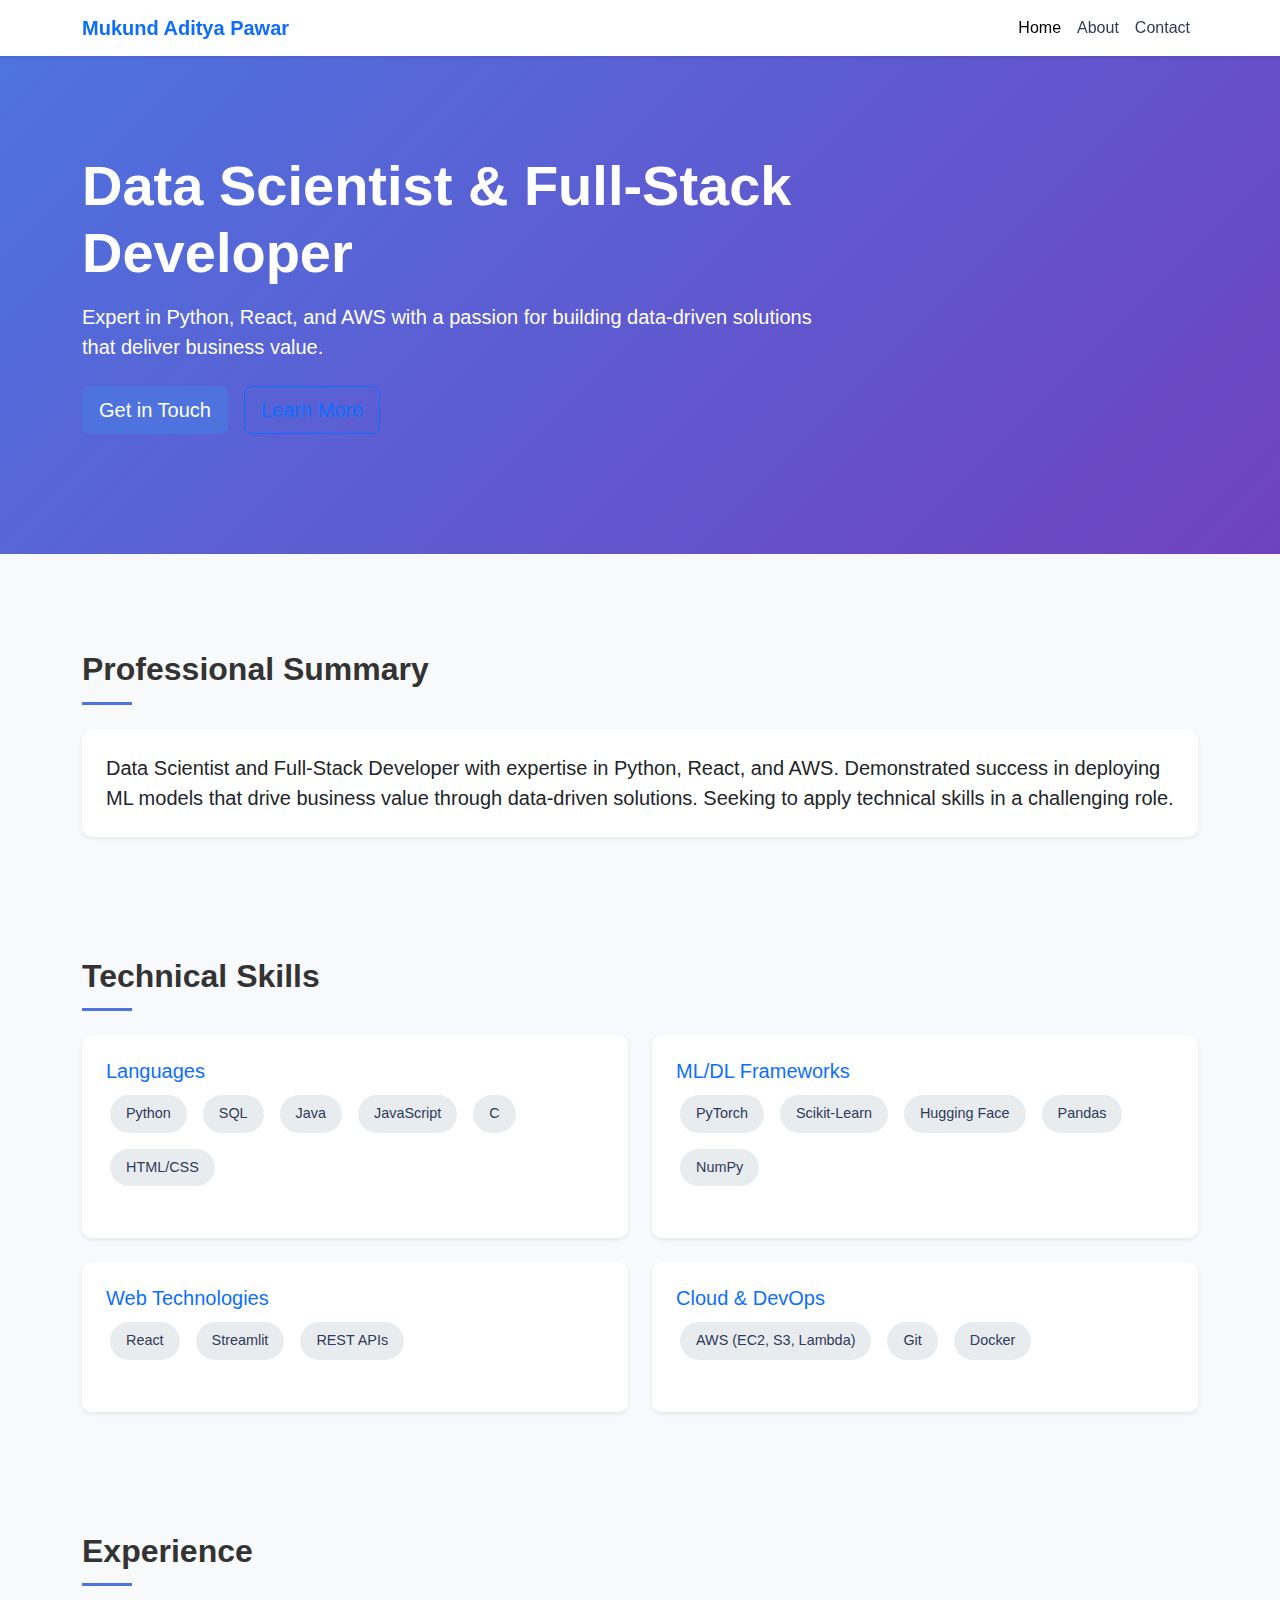
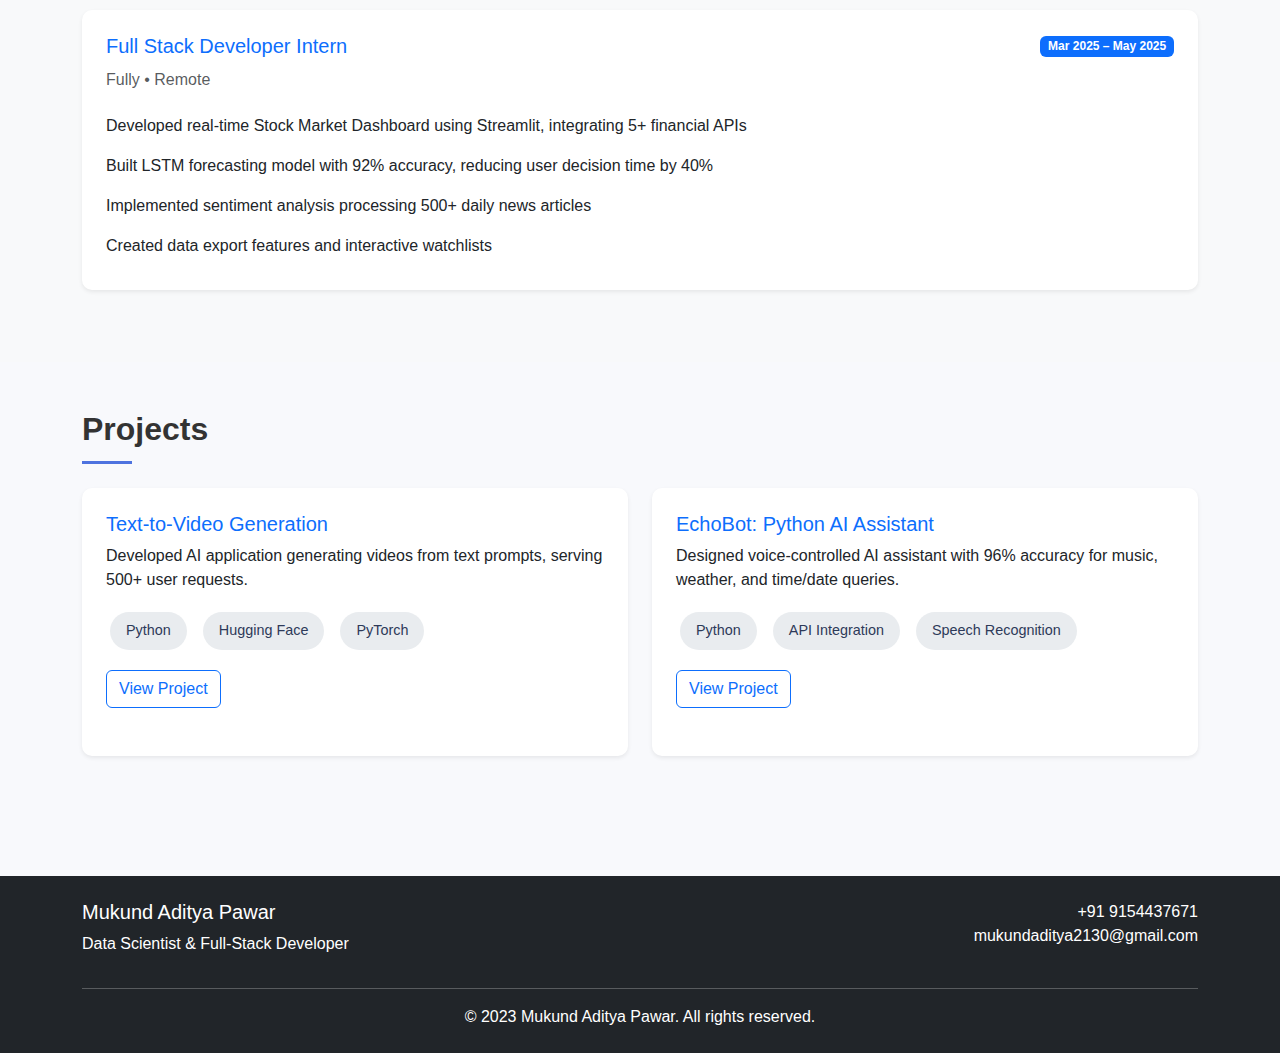
<file: index.html>
<!DOCTYPE html>
<html lang="en">
<head>
    <meta charset="UTF-8">
    <meta name="viewport" content="width=device-width, initial-scale=1.0">
    <title>Mukund Aditya Pawar - Portfolio</title>
    <!-- Bootstrap 5 CSS -->
    <link href="https://cdn.jsdelivr.net/npm/bootstrap@5.3.0/dist/css/bootstrap.min.css" rel="stylesheet">
    <!-- Custom CSS -->
    <link rel="stylesheet" href="styles.css">
</head>
<body>
    <!-- Navigation -->
    <nav class="navbar navbar-expand-lg navbar-light bg-white sticky-top shadow-sm">
        <div class="container">
            <a class="navbar-brand fw-bold text-primary" href="index.html">Mukund Aditya Pawar</a>
            <button class="navbar-toggler" type="button" data-bs-toggle="collapse" data-bs-target="#navbarNav" aria-controls="navbarNav" aria-expanded="false" aria-label="Toggle navigation">
                <span class="navbar-toggler-icon"></span>
            </button>
            <div class="collapse navbar-collapse" id="navbarNav">
                <ul class="navbar-nav ms-auto">
                    <li class="nav-item">
                        <a class="nav-link active" href="index.html">Home</a>
                    </li>
                    <li class="nav-item">
                        <a class="nav-link" href="about.html">About</a>
                    </li>
                    <li class="nav-item">
                        <a class="nav-link" href="contact.html">Contact</a>
                    </li>
                </ul>
            </div>
        </div>
    </nav>

    <!-- Hero Section -->
    <section class="hero-section py-5">
        <div class="container py-5">
            <div class="row align-items-center">
                <div class="col-lg-8">
                    <h1 class="display-4 fw-bold mb-3">Data Scientist & Full-Stack Developer</h1>
                    <p class="lead mb-4">Expert in Python, React, and AWS with a passion for building data-driven solutions that deliver business value.</p>
                    <div class="d-flex gap-3 mb-4">
                        <a href="contact.html" class="btn btn-primary btn-lg">Get in Touch</a>
                        <a href="about.html" class="btn btn-outline-primary btn-lg">Learn More</a>
                    </div>
                    <div class="d-flex gap-3">
                        <a href="#" class="social-link"><i class="bi bi-github"></i></a>
                        <a href="#" class="social-link"><i class="bi bi-linkedin"></i></a>
                        <a href="#" class="social-link"><i class="bi bi-envelope"></i></a>
                    </div>
                </div>
                
            </div>
        </div>
    </section>

    <!-- Professional Summary -->
    <section class="py-5 bg-light">
        <div class="container">
            <h2 class="section-title mb-4">Professional Summary</h2>
            <div class="card shadow-sm border-0">
                <div class="card-body p-4">
                    <p class="card-text lead mb-0">Data Scientist and Full-Stack Developer with expertise in Python, React, and AWS. Demonstrated success in deploying ML models that drive business value through data-driven solutions. Seeking to apply technical skills in a challenging role.</p>
                </div>
            </div>
        </div>
    </section>

    <!-- Skills Section -->
    <section class="py-5">
        <div class="container">
            <h2 class="section-title mb-4">Technical Skills</h2>
            <div class="row">
                <div class="col-md-6 mb-4">
                    <div class="card h-100 shadow-sm border-0">
                        <div class="card-body p-4">
                            <h5 class="card-title text-primary">Languages</h5>
                            <div class="d-flex flex-wrap gap-2">
                                <span class="skill-badge">Python</span>
                                <span class="skill-badge">SQL</span>
                                <span class="skill-badge">Java</span>
                                <span class="skill-badge">JavaScript</span>
                                <span class="skill-badge">C</span>
                                <span class="skill-badge">HTML/CSS</span>
                            </div>
                        </div>
                    </div>
                </div>
                <div class="col-md-6 mb-4">
                    <div class="card h-100 shadow-sm border-0">
                        <div class="card-body p-4">
                            <h5 class="card-title text-primary">ML/DL Frameworks</h5>
                            <div class="d-flex flex-wrap gap-2">
                                <span class="skill-badge">PyTorch</span>
                                <span class="skill-badge">Scikit-Learn</span>
                                <span class="skill-badge">Hugging Face</span>
                                <span class="skill-badge">Pandas</span>
                                <span class="skill-badge">NumPy</span>
                            </div>
                        </div>
                    </div>
                </div>
                <div class="col-md-6 mb-4">
                    <div class="card h-100 shadow-sm border-0">
                        <div class="card-body p-4">
                            <h5 class="card-title text-primary">Web Technologies</h5>
                            <div class="d-flex flex-wrap gap-2">
                                <span class="skill-badge">React</span>
                                <span class="skill-badge">Streamlit</span>
                                <span class="skill-badge">REST APIs</span>
                            </div>
                        </div>
                    </div>
                </div>
                <div class="col-md-6 mb-4">
                    <div class="card h-100 shadow-sm border-0">
                        <div class="card-body p-4">
                            <h5 class="card-title text-primary">Cloud & DevOps</h5>
                            <div class="d-flex flex-wrap gap-2">
                                <span class="skill-badge">AWS (EC2, S3, Lambda)</span>
                                <span class="skill-badge">Git</span>
                                <span class="skill-badge">Docker</span>
                            </div>
                        </div>
                    </div>
                </div>
            </div>
        </div>
    </section>

    <!-- Experience Section -->
    <section class="py-5 bg-light">
        <div class="container">
            <h2 class="section-title mb-4">Experience</h2>
            <div class="card shadow-sm border-0 mb-4">
                <div class="card-body p-4">
                    <div class="d-flex justify-content-between align-items-center mb-3">
                        <h5 class="card-title text-primary mb-0">Full Stack Developer Intern</h5>
                        <span class="badge bg-primary">Mar 2025 – May 2025</span>
                    </div>
                    <h6 class="card-subtitle mb-3 text-muted">Fully • Remote</h6>
                    <ul class="list-group list-group-flush">
                        <li class="list-group-item border-0 px-0">Developed real-time Stock Market Dashboard using Streamlit, integrating 5+ financial APIs</li>
                        <li class="list-group-item border-0 px-0">Built LSTM forecasting model with 92% accuracy, reducing user decision time by 40%</li>
                        <li class="list-group-item border-0 px-0">Implemented sentiment analysis processing 500+ daily news articles</li>
                        <li class="list-group-item border-0 px-0">Created data export features and interactive watchlists</li>
                    </ul>
                </div>
            </div>
        </div>
    </section>

    <!-- Projects Section -->
    <section class="py-5">
        <div class="container">
            <h2 class="section-title mb-4">Projects</h2>
            <div class="row">
                <div class="col-lg-6 mb-4">
                    <div class="card h-100 shadow-sm border-0">
                        <div class="card-body p-4">
                            <h5 class="card-title text-primary">Text-to-Video Generation</h5>
                            <p class="card-text">Developed AI application generating videos from text prompts, serving 500+ user requests.</p>
                            <div class="d-flex flex-wrap gap-2 mb-3">
                                <span class="skill-badge">Python</span>
                                <span class="skill-badge">Hugging Face</span>
                                <span class="skill-badge">PyTorch</span>
                            </div>
                            <a href="#" class="btn btn-outline-primary">View Project</a>
                        </div>
                    </div>
                </div>
                <div class="col-lg-6 mb-4">
                    <div class="card h-100 shadow-sm border-0">
                        <div class="card-body p-4">
                            <h5 class="card-title text-primary">EchoBot: Python AI Assistant</h5>
                            <p class="card-text">Designed voice-controlled AI assistant with 96% accuracy for music, weather, and time/date queries.</p>
                            <div class="d-flex flex-wrap gap-2 mb-3">
                                <span class="skill-badge">Python</span>
                                <span class="skill-badge">API Integration</span>
                                <span class="skill-badge">Speech Recognition</span>
                            </div>
                            <a href="#" class="btn btn-outline-primary">View Project</a>
                        </div>
                    </div>
                </div>
            </div>
        </div>
    </section>

    <!-- Footer -->
    <footer class="bg-dark text-white py-4">
        <div class="container">
            <div class="row">
                <div class="col-md-6">
                    <h5>Mukund Aditya Pawar</h5>
                    <p>Data Scientist & Full-Stack Developer</p>
                </div>
                <div class="col-md-6 text-md-end">
                    <p>+91 9154437671<br>mukundaditya2130@gmail.com</p>
                    <div class="d-flex justify-content-md-end gap-3">
                        <a href="#" class="text-white"><i class="bi bi-github"></i></a>
                        <a href="#" class="text-white"><i class="bi bi-linkedin"></i></a>
                        <a href="#" class="text-white"><i class="bi bi-envelope"></i></a>
                    </div>
                </div>
            </div>
            <hr class="my-3">
            <p class="text-center mb-0">&copy; 2023 Mukund Aditya Pawar. All rights reserved.</p>
        </div>
    </footer>

    <!-- Bootstrap 5 JS -->
    <script src="https://cdn.jsdelivr.net/npm/bootstrap@5.3.0/dist/js/bootstrap.bundle.min.js"></script>
</body>
</html>
</file>
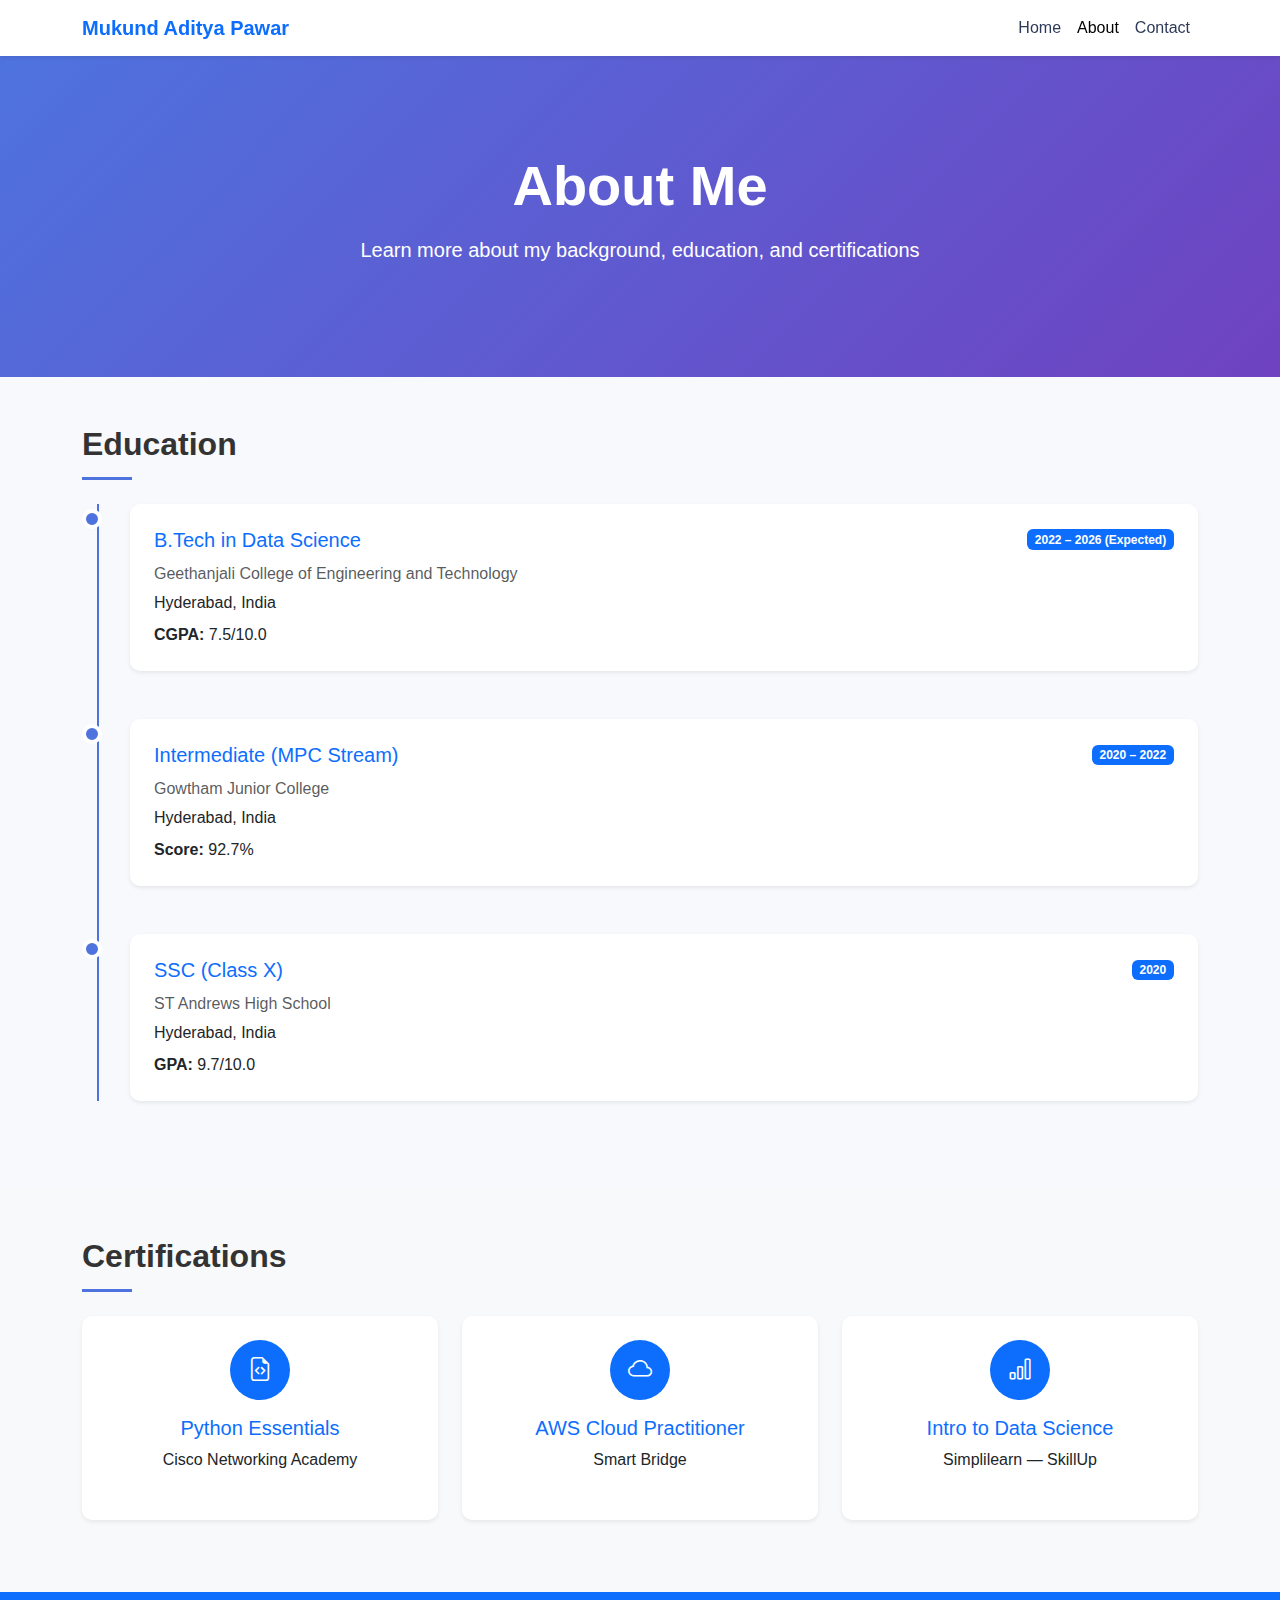
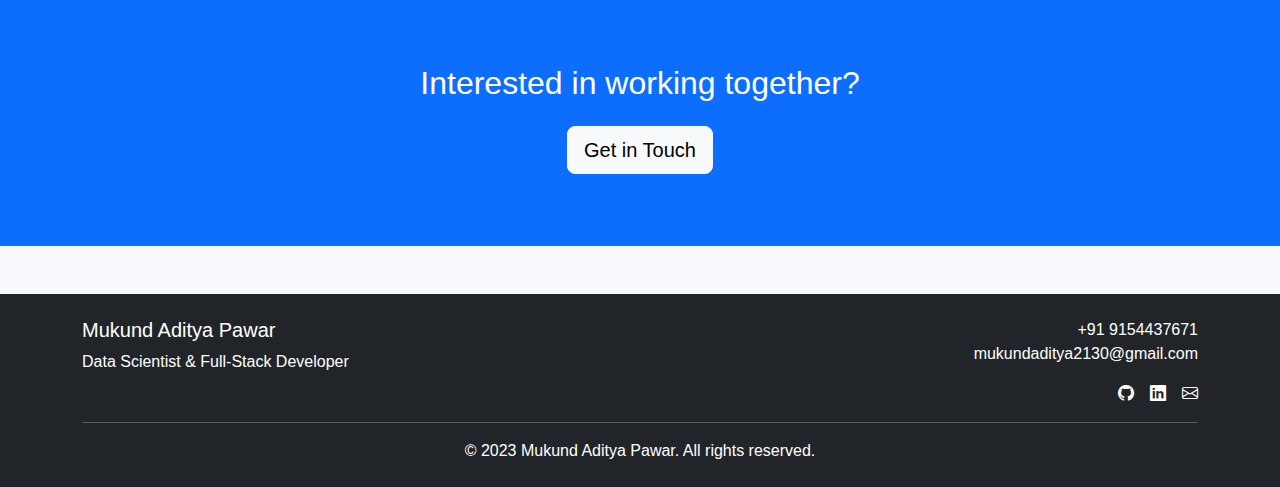
<file: about.html>
<!DOCTYPE html>
<html lang="en">
<head>
    <meta charset="UTF-8">
    <meta name="viewport" content="width=device-width, initial-scale=1.0">
    <title>About - Mukund Aditya Pawar</title>
    <!-- Bootstrap 5 CSS -->
    <link href="https://cdn.jsdelivr.net/npm/bootstrap@5.3.0/dist/css/bootstrap.min.css" rel="stylesheet">
    <!-- Bootstrap Icons -->
    <link rel="stylesheet" href="https://cdn.jsdelivr.net/npm/bootstrap-icons@1.10.0/font/bootstrap-icons.css">
    <!-- Custom CSS -->
    <link rel="stylesheet" href="styles.css">
</head>
<body>
    <!-- Navigation -->
    <nav class="navbar navbar-expand-lg navbar-light bg-white sticky-top shadow-sm">
        <div class="container">
            <a class="navbar-brand fw-bold text-primary" href="index.html">Mukund Aditya Pawar</a>
            <button class="navbar-toggler" type="button" data-bs-toggle="collapse" data-bs-target="#navbarNav" aria-controls="navbarNav" aria-expanded="false" aria-label="Toggle navigation">
                <span class="navbar-toggler-icon"></span>
            </button>
            <div class="collapse navbar-collapse" id="navbarNav">
                <ul class="navbar-nav ms-auto">
                    <li class="nav-item">
                        <a class="nav-link" href="index.html">Home</a>
                    </li>
                    <li class="nav-item">
                        <a class="nav-link active" href="about.html">About</a>
                    </li>
                    <li class="nav-item">
                        <a class="nav-link" href="contact.html">Contact</a>
                    </li>
                </ul>
            </div>
        </div>
    </nav>

    <!-- About Hero Section -->
    <section class="about-hero-section py-5 bg-primary text-white">
        <div class="container py-5">
            <div class="row align-items-center">
                <div class="col-lg-8 mx-auto text-center">
                    <h1 class="display-4 fw-bold mb-3">About Me</h1>
                    <p class="lead">Learn more about my background, education, and certifications</p>
                </div>
            </div>
        </div>
    </section>

    <!-- Education Section -->
    <section class="py-5">
        <div class="container">
            <h2 class="section-title mb-4">Education</h2>
            <div class="timeline">
                <div class="timeline-item mb-5">
                    <div class="card shadow-sm border-0">
                        <div class="card-body p-4">
                            <div class="d-flex justify-content-between align-items-center mb-3">
                                <h5 class="card-title text-primary mb-0">B.Tech in Data Science</h5>
                                <span class="badge bg-primary">2022 – 2026 (Expected)</span>
                            </div>
                            <h6 class="card-subtitle mb-2 text-muted">Geethanjali College of Engineering and Technology</h6>
                            <p class="card-text mb-2">Hyderabad, India</p>
                            <p class="card-text"><strong>CGPA:</strong> 7.5/10.0</p>
                        </div>
                    </div>
                </div>
                <div class="timeline-item mb-5">
                    <div class="card shadow-sm border-0">
                        <div class="card-body p-4">
                            <div class="d-flex justify-content-between align-items-center mb-3">
                                <h5 class="card-title text-primary mb-0">Intermediate (MPC Stream)</h5>
                                <span class="badge bg-primary">2020 – 2022</span>
                            </div>
                            <h6 class="card-subtitle mb-2 text-muted">Gowtham Junior College</h6>
                            <p class="card-text mb-2">Hyderabad, India</p>
                            <p class="card-text"><strong>Score:</strong> 92.7%</p>
                        </div>
                    </div>
                </div>
                <div class="timeline-item">
                    <div class="card shadow-sm border-0">
                        <div class="card-body p-4">
                            <div class="d-flex justify-content-between align-items-center mb-3">
                                <h5 class="card-title text-primary mb-0">SSC (Class X)</h5>
                                <span class="badge bg-primary">2020</span>
                            </div>
                            <h6 class="card-subtitle mb-2 text-muted">ST Andrews High School</h6>
                            <p class="card-text mb-2">Hyderabad, India</p>
                            <p class="card-text"><strong>GPA:</strong> 9.7/10.0</p>
                        </div>
                    </div>
                </div>
            </div>
        </div>
    </section>

    <!-- Certifications Section -->
    <section class="py-5 bg-light">
        <div class="container">
            <h2 class="section-title mb-4">Certifications</h2>
            <div class="row">
                <div class="col-md-6 col-lg-4 mb-4">
                    <div class="card h-100 shadow-sm border-0">
                        <div class="card-body p-4 text-center">
                            <div class="certification-icon bg-primary rounded-circle mx-auto mb-3">
                                <i class="bi bi-file-earmark-code text-white"></i>
                            </div>
                            <h5 class="card-title text-primary">Python Essentials</h5>
                            <p class="card-text">Cisco Networking Academy</p>
                        </div>
                    </div>
                </div>
                <div class="col-md-6 col-lg-4 mb-4">
                    <div class="card h-100 shadow-sm border-0">
                        <div class="card-body p-4 text-center">
                            <div class="certification-icon bg-primary rounded-circle mx-auto mb-3">
                                <i class="bi bi-cloud text-white"></i>
                            </div>
                            <h5 class="card-title text-primary">AWS Cloud Practitioner</h5>
                            <p class="card-text">Smart Bridge</p>
                        </div>
                    </div>
                </div>
                <div class="col-md-6 col-lg-4 mb-4 mx-auto">
                    <div class="card h-100 shadow-sm border-0">
                        <div class="card-body p-4 text-center">
                            <div class="certification-icon bg-primary rounded-circle mx-auto mb-3">
                                <i class="bi bi-bar-chart text-white"></i>
                            </div>
                            <h5 class="card-title text-primary">Intro to Data Science</h5>
                            <p class="card-text">Simplilearn — SkillUp</p>
                        </div>
                    </div>
                </div>
            </div>
        </div>
    </section>

    <!-- Call to Action -->
    <section class="py-5 bg-primary text-white">
        <div class="container text-center py-4">
            <h2 class="mb-4">Interested in working together?</h2>
            <a href="contact.html" class="btn btn-light btn-lg">Get in Touch</a>
        </div>
    </section>

    <!-- Footer -->
    <footer class="bg-dark text-white py-4">
        <div class="container">
            <div class="row">
                <div class="col-md-6">
                    <h5>Mukund Aditya Pawar</h5>
                    <p>Data Scientist & Full-Stack Developer</p>
                </div>
                <div class="col-md-6 text-md-end">
                    <p>+91 9154437671<br>mukundaditya2130@gmail.com</p>
                    <div class="d-flex justify-content-md-end gap-3">
                        <a href="#" class="text-white"><i class="bi bi-github"></i></a>
                        <a href="#" class="text-white"><i class="bi bi-linkedin"></i></a>
                        <a href="#" class="text-white"><i class="bi bi-envelope"></i></a>
                    </div>
                </div>
            </div>
            <hr class="my-3">
            <p class="text-center mb-0">&copy; 2023 Mukund Aditya Pawar. All rights reserved.</p>
        </div>
    </footer>

    <!-- Bootstrap 5 JS -->
    <script src="https://cdn.jsdelivr.net/npm/bootstrap@5.3.0/dist/js/bootstrap.bundle.min.js"></script>
</body>
</html>
</file>
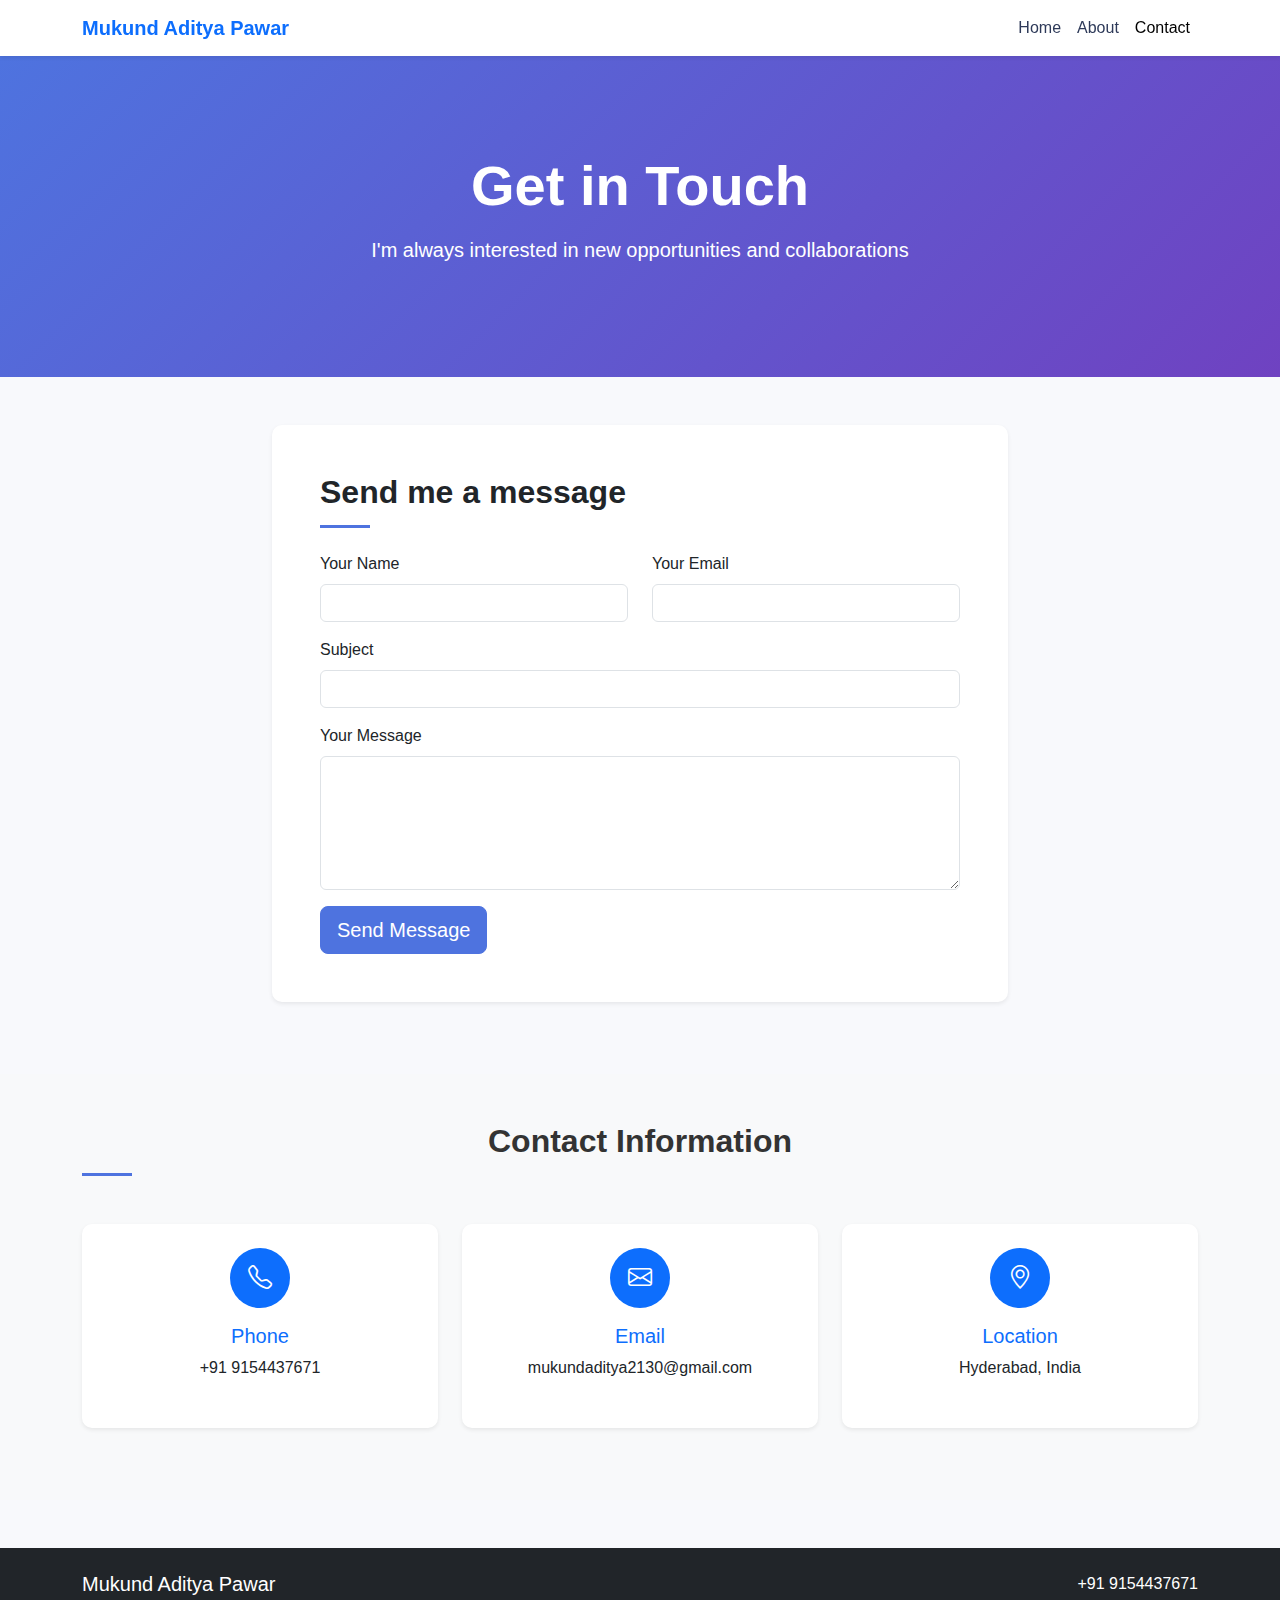
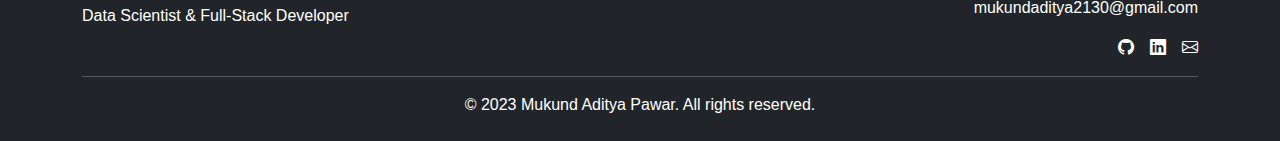
<file: contact.html>
<!DOCTYPE html>
<html lang="en">
<head>
    <meta charset="UTF-8">
    <meta name="viewport" content="width=device-width, initial-scale=1.0">
    <title>Contact - Mukund Aditya Pawar</title>
    <!-- Bootstrap 5 CSS -->
    <link href="https://cdn.jsdelivr.net/npm/bootstrap@5.3.0/dist/css/bootstrap.min.css" rel="stylesheet">
    <!-- Bootstrap Icons -->
    <link rel="stylesheet" href="https://cdn.jsdelivr.net/npm/bootstrap-icons@1.10.0/font/bootstrap-icons.css">
    <!-- Custom CSS -->
    <link rel="stylesheet" href="styles.css">
</head>
<body>
    <!-- Navigation -->
    <nav class="navbar navbar-expand-lg navbar-light bg-white sticky-top shadow-sm">
        <div class="container">
            <a class="navbar-brand fw-bold text-primary" href="index.html">Mukund Aditya Pawar</a>
            <button class="navbar-toggler" type="button" data-bs-toggle="collapse" data-bs-target="#navbarNav" aria-controls="navbarNav" aria-expanded="false" aria-label="Toggle navigation">
                <span class="navbar-toggler-icon"></span>
            </button>
            <div class="collapse navbar-collapse" id="navbarNav">
                <ul class="navbar-nav ms-auto">
                    <li class="nav-item">
                        <a class="nav-link" href="index.html">Home</a>
                    </li>
                    <li class="nav-item">
                        <a class="nav-link" href="about.html">About</a>
                    </li>
                    <li class="nav-item">
                        <a class="nav-link active" href="contact.html">Contact</a>
                    </li>
                </ul>
            </div>
        </div>
    </nav>

    <!-- Contact Hero Section -->
    <section class="contact-hero-section py-5 bg-primary text-white">
        <div class="container py-5">
            <div class="row align-items-center">
                <div class="col-lg-8 mx-auto text-center">
                    <h1 class="display-4 fw-bold mb-3">Get in Touch</h1>
                    <p class="lead">I'm always interested in new opportunities and collaborations</p>
                </div>
            </div>
        </div>
    </section>

    <!-- Contact Section -->
    <section class="py-5">
        <div class="container">
            <div class="row">
                <div class="col-lg-8 mx-auto">
                    <div class="card shadow-sm border-0">
                        <div class="card-body p-4 p-md-5">
                            <h2 class="section-title mb-4">Send me a message</h2>
                            <form id="contactForm">
                                <div class="row">
                                    <div class="col-md-6 mb-3">
                                        <label for="name" class="form-label">Your Name</label>
                                        <input type="text" class="form-control" id="name" required>
                                    </div>
                                    <div class="col-md-6 mb-3">
                                        <label for="email" class="form-label">Your Email</label>
                                        <input type="email" class="form-control" id="email" required>
                                    </div>
                                </div>
                                <div class="mb-3">
                                    <label for="subject" class="form-label">Subject</label>
                                    <input type="text" class="form-control" id="subject" required>
                                </div>
                                <div class="mb-3">
                                    <label for="message" class="form-label">Your Message</label>
                                    <textarea class="form-control" id="message" rows="5" required></textarea>
                                </div>
                                <button type="submit" class="btn btn-primary btn-lg">Send Message</button>
                            </form>
                        </div>
                    </div>
                </div>
            </div>
        </div>
    </section>

    <!-- Contact Information -->
    <section class="py-5 bg-light">
        <div class="container">
            <h2 class="section-title text-center mb-5">Contact Information</h2>
            <div class="row">
                <div class="col-md-4 mb-4">
                    <div class="card h-100 shadow-sm border-0 text-center">
                        <div class="card-body p-4">
                            <div class="contact-icon bg-primary rounded-circle mx-auto mb-3">
                                <i class="bi bi-telephone text-white"></i>
                            </div>
                            <h5 class="card-title text-primary">Phone</h5>
                            <p class="card-text">+91 9154437671</p>
                        </div>
                    </div>
                </div>
                <div class="col-md-4 mb-4">
                    <div class="card h-100 shadow-sm border-0 text-center">
                        <div class="card-body p-4">
                            <div class="contact-icon bg-primary rounded-circle mx-auto mb-3">
                                <i class="bi bi-envelope text-white"></i>
                            </div>
                            <h5 class="card-title text-primary">Email</h5>
                            <p class="card-text">mukundaditya2130@gmail.com</p>
                        </div>
                    </div>
                </div>
                <div class="col-md-4 mb-4">
                    <div class="card h-100 shadow-sm border-0 text-center">
                        <div class="card-body p-4">
                            <div class="contact-icon bg-primary rounded-circle mx-auto mb-3">
                                <i class="bi bi-geo-alt text-white"></i>
                            </div>
                            <h5 class="card-title text-primary">Location</h5>
                            <p class="card-text">Hyderabad, India</p>
                        </div>
                    </div>
                </div>
            </div>
        </div>
    </section>

    <!-- Footer -->
    <footer class="bg-dark text-white py-4">
        <div class="container">
            <div class="row">
                <div class="col-md-6">
                    <h5>Mukund Aditya Pawar</h5>
                    <p>Data Scientist & Full-Stack Developer</p>
                </div>
                <div class="col-md-6 text-md-end">
                    <p>+91 9154437671<br>mukundaditya2130@gmail.com</p>
                    <div class="d-flex justify-content-md-end gap-3">
                        <a href="#" class="text-white"><i class="bi bi-github"></i></a>
                        <a href="#" class="text-white"><i class="bi bi-linkedin"></i></a>
                        <a href="#" class="text-white"><i class="bi bi-envelope"></i></a>
                    </div>
                </div>
            </div>
            <hr class="my-3">
            <p class="text-center mb-0">&copy; 2023 Mukund Aditya Pawar. All rights reserved.</p>
        </div>
    </footer>

    <!-- Bootstrap 5 JS -->
    <script src="https://cdn.jsdelivr.net/npm/bootstrap@5.3.0/dist/js/bootstrap.bundle.min.js"></script>
    <script>
        // Simple form validation
        document.getElementById('contactForm').addEventListener('submit', function(e) {
            e.preventDefault();
            alert('Thank you for your message! I will get back to you soon.');
            this.reset();
        });
    </script>
</body>
</html>
</file>
<file: styles.css>
:root {
    --primary-color: #4e73df;
    --secondary-color: #6f42c1;
    --dark-color: #2e3a59;
    --light-color: #f8f9fc;
}

body {
    font-family: 'Segoe UI', Tahoma, Geneva, Verdana, sans-serif;
    color: #333;
    background-color: var(--light-color);
}

.navbar {
    background-color: white;
    box-shadow: 0 2px 10px rgba(0, 0, 0, 0.1);
}

.navbar-brand {
    font-weight: 700;
    color: var(--primary-color);
}

.nav-link {
    font-weight: 500;
    color: var(--dark-color);
}

.nav-link:hover,
.nav-link.active {
    color: var(--primary-color);
}

.hero-section {
    background: linear-gradient(135deg, var(--primary-color) 0%, var(--secondary-color) 100%);
    color: white;
    padding: 6rem 0;
    margin-bottom: 3rem;
}

.about-hero-section,
.contact-hero-section {
    background: linear-gradient(135deg, var(--primary-color) 0%, var(--secondary-color) 100%);
}

.section-title {
    position: relative;
    padding-bottom: 1rem;
    margin-bottom: 2rem;
    font-weight: 700;
}

.section-title::after {
    content: '';
    position: absolute;
    left: 0;
    bottom: 0;
    width: 50px;
    height: 3px;
    background-color: var(--primary-color);
}

.card {
    border: none;
    border-radius: 10px;
    box-shadow: 0 5px 15px rgba(0, 0, 0, 0.05);
    transition: transform 0.3s ease;
    margin-bottom: 1.5rem;
}

.card:hover {
    transform: translateY(-5px);
}

.skill-badge {
    background-color: #e9ecef;
    color: var(--dark-color);
    padding: 0.5rem 1rem;
    border-radius: 20px;
    margin: 0.25rem;
    display: inline-block;
    font-size: 0.9rem;
}

.social-link {
    font-size: 1.5rem;
    color: white;
    margin-right: 1rem;
    transition: color 0.3s ease;
}

.social-link:hover {
    color: rgba(255, 255, 255, 0.8);
}

footer {
    background-color: var(--dark-color);
    color: white;
    padding: 3rem 0;
    margin-top: 3rem;
}

.btn-primary {
    background-color: var(--primary-color);
    border-color: var(--primary-color);
}

.btn-primary:hover {
    background-color: var(--secondary-color);
    border-color: var(--secondary-color);
}

.timeline {
    position: relative;
    padding-left: 3rem;
}

.timeline::before {
    content: '';
    position: absolute;
    left: 15px;
    top: 0;
    height: 100%;
    width: 2px;
    background-color: var(--primary-color);
}

.timeline-item {
    position: relative;
    margin-bottom: 2.5rem;
}

.timeline-item::before {
    content: '';
    position: absolute;
    left: -3rem;
    top: 5px;
    width: 20px;
    height: 20px;
    border-radius: 50%;
    background-color: var(--primary-color);
    border: 4px solid white;
}

.certification-icon,
.contact-icon {
    width: 60px;
    height: 60px;
    display: flex;
    align-items: center;
    justify-content: center;
}

.certification-icon i,
.contact-icon i {
    font-size: 1.5rem;
}

.profile-img-placeholder {
    width: 250px;
    height: 250px;
    background-color: rgba(255, 255, 255, 0.2);
    display: flex;
    align-items: center;
    justify-content: center;
}

.profile-img-placeholder::before {
    content: 'Profile Image';
    color: white;
    font-size: 1rem;
}

/* Responsive adjustments */
@media (max-width: 768px) {
    .hero-section {
        padding: 4rem 0;
    }
    
    .display-4 {
        font-size: 2.5rem;
    }
    
    .timeline {
        padding-left: 2rem;
    }
    
    .timeline-item::before {
        left: -2rem;
    }
}
</file>
